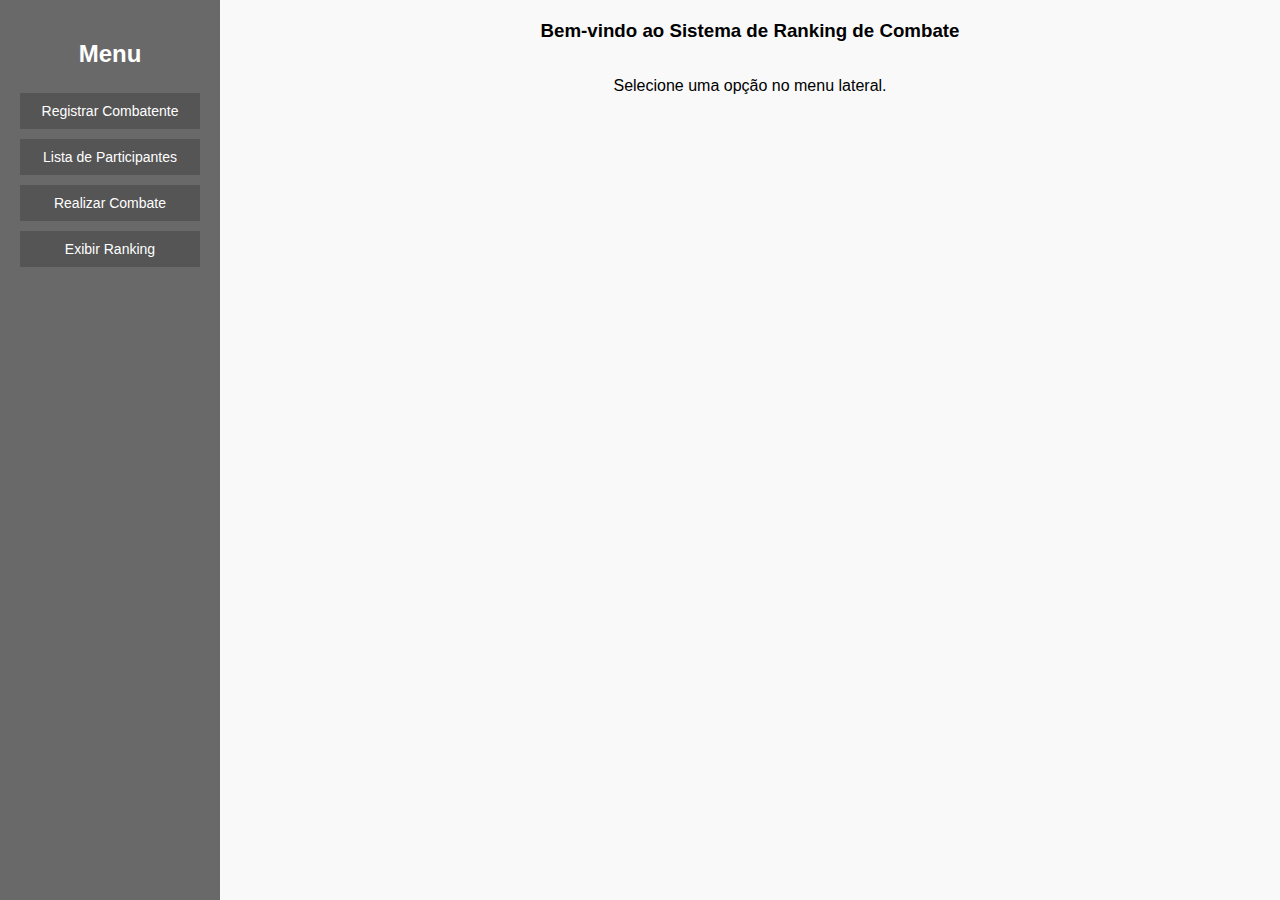
<file: index.html>
<!DOCTYPE html>
<html lang="pt-BR">
<head>
  <meta charset="UTF-8">
  <title>Sistema de Ranking de Combate - TRIF 2025</title>
  <link rel="stylesheet" href="style.css">
</head>
<body>
  <!-- Menu lateral -->
  <div id="menu">
    <h2>Menu</h2>
    <button onclick="mostrarRegistrar()">Registrar Combatente</button>
    <button onclick="mostrarLista()">Lista de Participantes</button>
    <button onclick="mostrarCombate()">Realizar Combate</button>
    <button onclick="mostrarRanking()">Exibir Ranking</button>
  </div>

  <!-- Área de conteúdo -->
  <div id="content">
    <h3>Bem-vindo ao Sistema de Ranking de Combate</h3>
    <p>Selecione uma opção no menu lateral.</p>
  </div>

  <script src="script.js"></script>
</body>
</html>
</file>
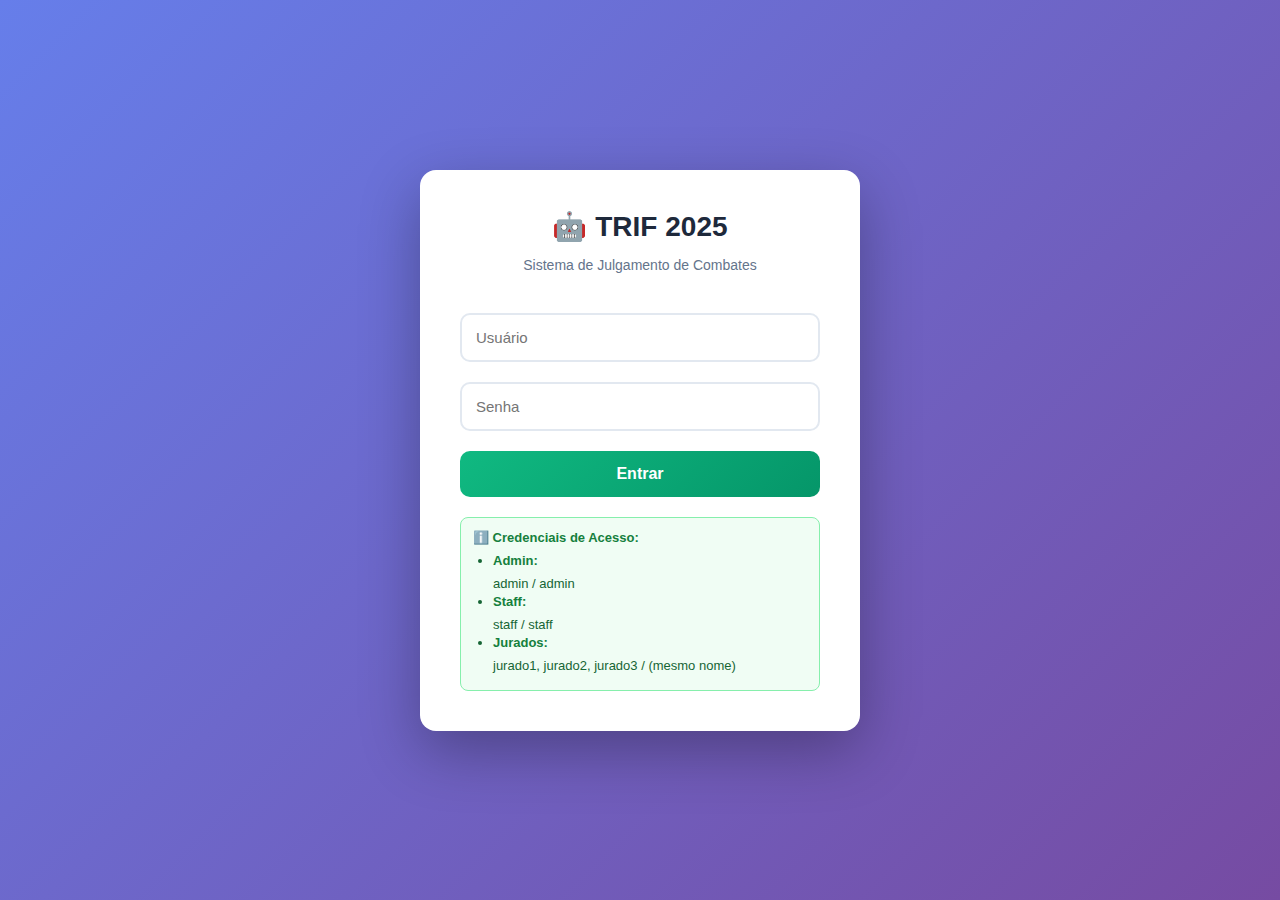
<file: trif_refatorado/login.html>
<!DOCTYPE html>
<html lang="pt-BR">
  <head>
    <meta charset="UTF-8" />
    <meta name="viewport" content="width=device-width, initial-scale=1.0" />
    <title>Login - TRIF 2025</title>
    <style>
      body {
        font-family: "Segoe UI", sans-serif;
        background: linear-gradient(135deg, #667eea 0%, #764ba2 100%);
        display: flex;
        justify-content: center;
        align-items: center;
        height: 100vh;
        margin: 0;
      }
      .login-box {
        background: #fff;
        padding: 40px;
        border-radius: 16px;
        box-shadow: 0 20px 60px rgba(0, 0, 0, 0.3);
        width: 360px;
        max-width: 90%;
      }
      .login-box h2 {
        margin: 0 0 10px 0;
        text-align: center;
        color: #1e293b;
        font-size: 28px;
      }
      .login-box .subtitle {
        text-align: center;
        color: #64748b;
        font-size: 14px;
        margin-bottom: 30px;
      }
      .login-box input {
        width: 100%;
        padding: 14px;
        margin: 10px 0;
        border: 2px solid #e2e8f0;
        border-radius: 10px;
        font-size: 15px;
        transition: all 0.3s ease;
        box-sizing: border-box;
      }
      .login-box input:focus {
        outline: none;
        border-color: #10b981;
        box-shadow: 0 0 0 3px rgba(16, 185, 129, 0.1);
      }
      .login-box button {
        width: 100%;
        padding: 14px;
        background: linear-gradient(135deg, #10b981 0%, #059669 100%);
        color: #fff;
        border: none;
        border-radius: 10px;
        font-weight: bold;
        font-size: 16px;
        cursor: pointer;
        margin-top: 10px;
        transition: all 0.3s ease;
      }
      .login-box button:hover:not(:disabled) {
        transform: translateY(-2px);
        box-shadow: 0 10px 20px rgba(16, 185, 129, 0.3);
      }
      .login-box button:disabled {
        opacity: 0.6;
        cursor: not-allowed;
      }
      .error {
        color: #ef4444;
        font-size: 14px;
        text-align: center;
        margin-top: 15px;
        padding: 10px;
        background: #fee2e2;
        border-radius: 8px;
        display: none;
      }
      .error.show {
        display: block;
      }
      .info-box {
        background: #f0fdf4;
        border: 1px solid #86efac;
        border-radius: 8px;
        padding: 12px;
        margin-top: 20px;
        font-size: 13px;
        color: #166534;
      }
      .info-box strong {
        display: block;
        margin-bottom: 8px;
        color: #15803d;
      }
      .info-box ul {
        margin: 5px 0;
        padding-left: 20px;
      }
      .info-box li {
        margin: 3px 0;
      }
      .spinner {
        display: none;
        width: 20px;
        height: 20px;
        border: 3px solid rgba(255, 255, 255, 0.3);
        border-top-color: white;
        border-radius: 50%;
        animation: spin 0.8s linear infinite;
        margin: 0 auto;
      }
      @keyframes spin {
        to {
          transform: rotate(360deg);
        }
      }
      .loading .spinner {
        display: block;
      }
      .loading .btn-text {
        display: none;
      }
    </style>
  </head>
  <body>
    <div class="login-box">
      <h2>🤖 TRIF 2025</h2>
      <p class="subtitle">Sistema de Julgamento de Combates</p>

      <form id="loginForm">
        <input
          type="text"
          id="username"
          placeholder="Usuário"
          autocomplete="username"
          required
        />
        <input
          type="password"
          id="password"
          placeholder="Senha"
          autocomplete="current-password"
          required
        />
        <button type="submit" id="btnLogin">
          <span class="btn-text">Entrar</span>
          <div class="spinner"></div>
        </button>
      </form>

      <div id="error" class="error"></div>

      <div class="info-box">
        <strong>ℹ️ Credenciais de Acesso:</strong>
        <ul>
          <li><strong>Admin:</strong> admin / admin</li>
          <li><strong>Staff:</strong> staff / staff</li>
          <li><strong>Jurados:</strong> jurado1, jurado2, jurado3 / (mesmo nome)</li>
        </ul>
      </div>
    </div>

    <script src="js/auth.js"></script>
    <script>
      // Redireciona se já estiver logado
      if (authService.sessionManager.isAuthenticated()) {
        const session = authService.getSession();
        window.location.href = authService.getRedirectUrl(session.role);
      }

      const form = document.getElementById("loginForm");
      const btnLogin = document.getElementById("btnLogin");
      const errorDiv = document.getElementById("error");

      function showError(message) {
        errorDiv.textContent = message;
        errorDiv.classList.add("show");
        setTimeout(() => errorDiv.classList.remove("show"), 5000);
      }

      function setLoading(loading) {
        if (loading) {
          btnLogin.classList.add("loading");
          btnLogin.disabled = true;
        } else {
          btnLogin.classList.remove("loading");
          btnLogin.disabled = false;
        }
      }

      form.addEventListener("submit", async (e) => {
        e.preventDefault();

        const username = document.getElementById("username").value.trim();
        const password = document.getElementById("password").value;

        setLoading(true);
        errorDiv.classList.remove("show");

        try {
          // Simula delay de rede
          await new Promise((resolve) => setTimeout(resolve, 500));

          const result = await authService.login(username, password);

          if (result.success) {
            // Redireciona para página apropriada
            window.location.href = result.redirectTo;
          }
        } catch (error) {
          showError(error.message);
          setLoading(false);
        }
      });

      // Permite Enter para submeter
      document
        .getElementById("password")
        .addEventListener("keypress", (e) => {
          if (e.key === "Enter") form.requestSubmit();
        });
    </script>
  </body>
</html>
</file>
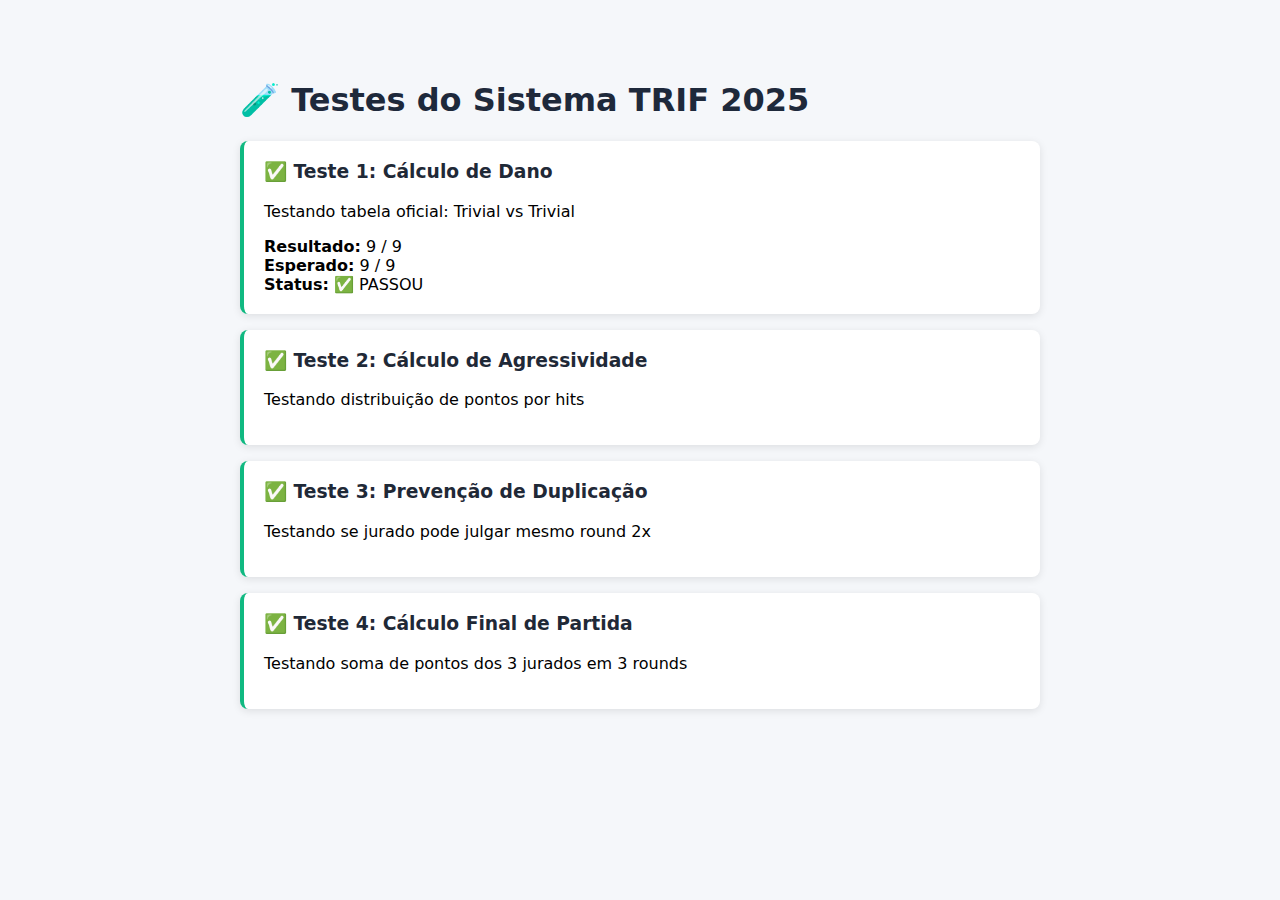
<file: trif_refatorado/test.html>
<!DOCTYPE html>
<html lang="pt-BR">
<head>
  <meta charset="UTF-8">
  <meta name="viewport" content="width=device-width, initial-scale=1.0">
  <title>Teste - Sistema TRIF</title>
  <style>
    body {
      font-family: system-ui;
      max-width: 800px;
      margin: 40px auto;
      padding: 20px;
      background: #f5f7fa;
    }
    .test-card {
      background: white;
      padding: 20px;
      margin: 16px 0;
      border-radius: 8px;
      box-shadow: 0 2px 8px rgba(0,0,0,0.1);
    }
    .success { border-left: 4px solid #10b981; }
    .error { border-left: 4px solid #ef4444; }
    h1 { color: #1e293b; }
    h3 { margin-top: 0; color: #1f2937; }
    code {
      background: #f3f4f6;
      padding: 2px 6px;
      border-radius: 4px;
      font-family: monospace;
    }
  </style>
</head>
<body>
  <h1>🧪 Testes do Sistema TRIF 2025</h1>
  
  <div class="test-card success">
    <h3>✅ Teste 1: Cálculo de Dano</h3>
    <p>Testando tabela oficial: Trivial vs Trivial</p>
    <div id="test1"></div>
  </div>

  <div class="test-card success">
    <h3>✅ Teste 2: Cálculo de Agressividade</h3>
    <p>Testando distribuição de pontos por hits</p>
    <div id="test2"></div>
  </div>

  <div class="test-card success">
    <h3>✅ Teste 3: Prevenção de Duplicação</h3>
    <p>Testando se jurado pode julgar mesmo round 2x</p>
    <div id="test3"></div>
  </div>

  <div class="test-card success">
    <h3>✅ Teste 4: Cálculo Final de Partida</h3>
    <p>Testando soma de pontos dos 3 jurados em 3 rounds</p>
    <div id="test4"></div>
  </div>

  <script src="js/data.js"></script>
  <script>
    // Teste 1: Tabela de Dano
    const [pts1, pts2] = dataManager.calcularPontosDano('Trivial', 'Trivial');
    document.getElementById('test1').innerHTML = `
      <strong>Resultado:</strong> ${pts1} / ${pts2}<br>
      <strong>Esperado:</strong> 9 / 9<br>
      <strong>Status:</strong> ${pts1 === 9 && pts2 === 9 ? '✅ PASSOU' : '❌ FALHOU'}
    `;

    // Teste 2: Agressividade
    const [agr1, agr2] = dataManager.calcularPontosAgressividade(10, 2);
    const pct = 10 / 12; // 83.3% > 70%
    document.getElementById('test2').innerHTML = `
      <strong>Hits:</strong> 10 vs 2 (${(pct * 100).toFixed(1)}%)<br>
      <strong>Resultado:</strong> ${agr1} / ${agr2}<br>
      <strong>Esperado:</strong> 4 / 1 (pois > 70%)<br>
      <strong>Status:</strong> ${agr1 === 4 && agr2 === 1 ? '✅ PASSOU' : '❌ FALHOU'}
    `;

    // Teste 3: Prevenção de Duplicação
    try {
      const partida = dataManager.createPartida('Robo A', 'Robo B');
      dataManager.addJulgamento(partida.id, 1, 1, {
        danoR1: 'Trivial', danoR2: 'Trivial',
        hitsR1: 5, hitsR2: 3,
        pontosDanoR1: 9, pontosDanoR2: 9,
        pontosAgrR1: 3, pontosAgrR2: 2,
        pontosR1: 12, pontosR2: 11
      });
      
      // Tenta julgar novamente
      try {
        dataManager.addJulgamento(partida.id, 1, 1, {
          danoR1: 'Trivial', danoR2: 'Trivial',
          hitsR1: 5, hitsR5: 3,
          pontosDanoR1: 9, pontosDanoR2: 9,
          pontosAgrR1: 3, pontosAgrR2: 2,
          pontosR1: 12, pontosR2: 11
        });
        document.getElementById('test3').innerHTML = '❌ FALHOU - Permitiu duplicação';
      } catch (e) {
        document.getElementById('test3').innerHTML = `
          <strong>Erro capturado:</strong> ${e.message}<br>
          <strong>Status:</strong> ✅ PASSOU - Duplicação bloqueada
        `;
      }
    } catch (e) {
      document.getElementById('test3').innerHTML = `❌ ERRO: ${e.message}`;
    }

    // Teste 4: Cálculo Final
    const partidaTeste = dataManager.createPartida('Destruidor', 'Aniquilador');
    
    // Jurado 1 julga 3 rounds
    for (let r = 1; r <= 3; r++) {
      dataManager.addJulgamento(partidaTeste.id, 1, r, {
        danoR1: 'Trivial', danoR2: 'Trivial',
        hitsR1: 3, hitsR2: 2,
        pontosDanoR1: 9, pontosDanoR2: 9,
        pontosAgrR1: 3, pontosAgrR2: 2,
        pontosR1: 12, pontosR2: 11
      });
    }
    
    // Jurado 2 julga 3 rounds
    for (let r = 1; r <= 3; r++) {
      dataManager.addJulgamento(partidaTeste.id, 2, r, {
        danoR1: 'Cosmético', danoR2: 'Trivial',
        hitsR1: 4, hitsR2: 1,
        pontosDanoR1: 8, pontosDanoR2: 10,
        pontosAgrR1: 4, pontosAgrR2: 1,
        pontosR1: 12, pontosR2: 11
      });
    }
    
    // Jurado 3 julga 3 rounds (finaliza partida)
    for (let r = 1; r <= 3; r++) {
      dataManager.addJulgamento(partidaTeste.id, 3, r, {
        danoR1: 'Trivial', danoR2: 'Cosmético',
        hitsR1: 2, hitsR2: 3,
        pontosDanoR1: 10, pontosDanoR2: 8,
        pontosAgrR1: 2, pontosAgrR2: 3,
        pontosR1: 12, pontosR2: 11
      });
    }
    
    const partidaFinal = dataManager.getPartida(partidaTeste.id);
    const totalEsperadoR1 = 12 * 9; // 12 pts por round × 9 julgamentos (3 jurados × 3 rounds)
    const totalEsperadoR2 = 11 * 9;
    
    document.getElementById('test4').innerHTML = `
      <strong>Total Destruidor:</strong> ${partidaFinal.resultado.pontosR1} pts<br>
      <strong>Total Aniquilador:</strong> ${partidaFinal.resultado.pontosR2} pts<br>
      <strong>Esperado:</strong> ${totalEsperadoR1} / ${totalEsperadoR2}<br>
      <strong>Vencedor:</strong> ${partidaFinal.resultado.vencedor}<br>
      <strong>Status:</strong> ${partidaFinal.resultado.pontosR1 === totalEsperadoR1 ? '✅ PASSOU' : '❌ FALHOU'}
    `;
  </script>
</body>
</html>
</file>
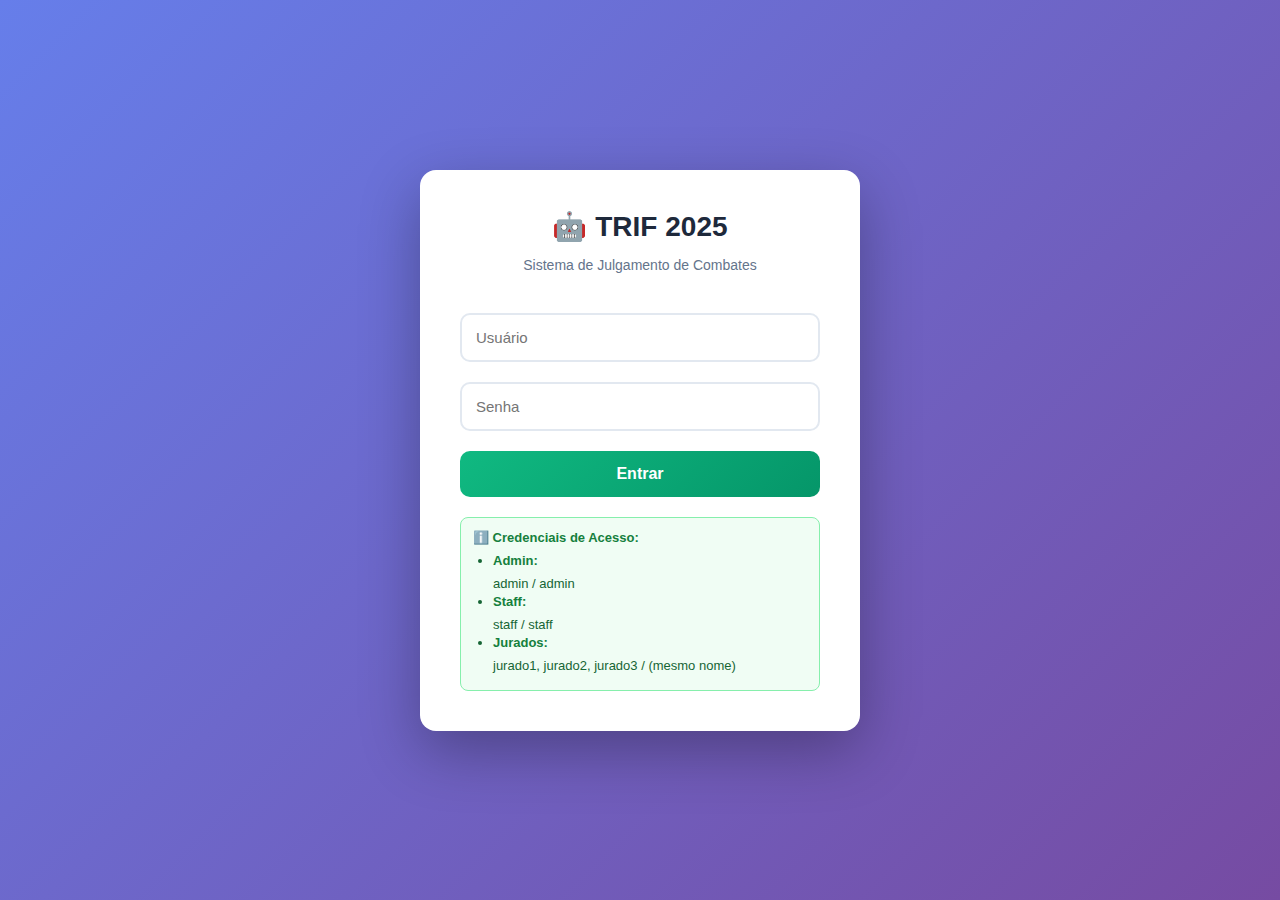
<file: trif_refatorado/pages/admin.html>
<!DOCTYPE html>
<html lang="pt-BR">
  <head>
    <meta charset="UTF-8" />
    <meta name="viewport" content="width=device-width, initial-scale=1.0" />
    <title>Admin - TRIF 2025</title>
    <link rel="stylesheet" href="../css/style.css" />
  </head>

  <body>
    <div id="menu-backdrop"></div>

    <header>
      <button
        id="hamburger"
        aria-label="Abrir menu"
        class="hamburger"
        aria-expanded="false"
      >
        <span></span><span></span><span></span>
      </button>
      <h1>🤖 Sistema TRIF 2025</h1>

      <div class="user-info">
        <span id="userName" class="user-badge"></span>
        <button
          id="btnLogout"
          class="btn-danger"
          style="padding: 8px 16px; font-size: 13px"
        >
          Sair
        </button>
      </div>
    </header>

    <div class="app-wrap">
      <nav id="menu">
        <button id="btnDashboard">📊 Dashboard</button>
        <button id="btnCombate">⚔️ Controle de Combate</button>
        <button id="btnTabela">📋 Tabela de Dano</button>
        <button id="btnRanking">🏆 Ranking</button>
        <button id="btnInspecao">🔍 Inspeção</button>
        <button id="btnRelatorios">📄 Relatórios</button>
      </nav>

      <main id="content"></main>
    </div>

    <!-- Scripts -->
    <script src="../js/auth.js"></script>
    <script src="../js/data.js"></script>
    <script src="../js/utils.js"></script>
    <script src="../js/dashboard.js"></script>
    <script src="../js/shared.js"></script>
    <script src="../js/combate-staff.js"></script>

    <script>
      // Verifica autenticação
      if (!authService.requireAuth(["admin"])) {
        // Redireciona se não autenticado ou sem permissão
      } else {
        // Inicializa
        const session = authService.getSession();
        document.getElementById("userName").textContent = session.name;

        // Configura logout
        document.getElementById("btnLogout").onclick = () =>
          authService.logout();

        // Inicializa menu
        menuManager.init();

        // Configura navegação
        menuManager.setupNavigation({
          btnDashboard: () => Dashboard.render(),
          btnCombate: () => CombateStaff.render(),
          btnTabela: () => TabelaDano.render(),
          btnRanking: () => Ranking.render(),
          btnInspecao: () => Inspecao.render(),
          btnRelatorios: () => Relatorios.render(),
        });

        // Inicia no Dashboard
        Dashboard.render();
        menuManager.setActive("btnDashboard");
      }
    </script>
  </body>
</html>
</file>
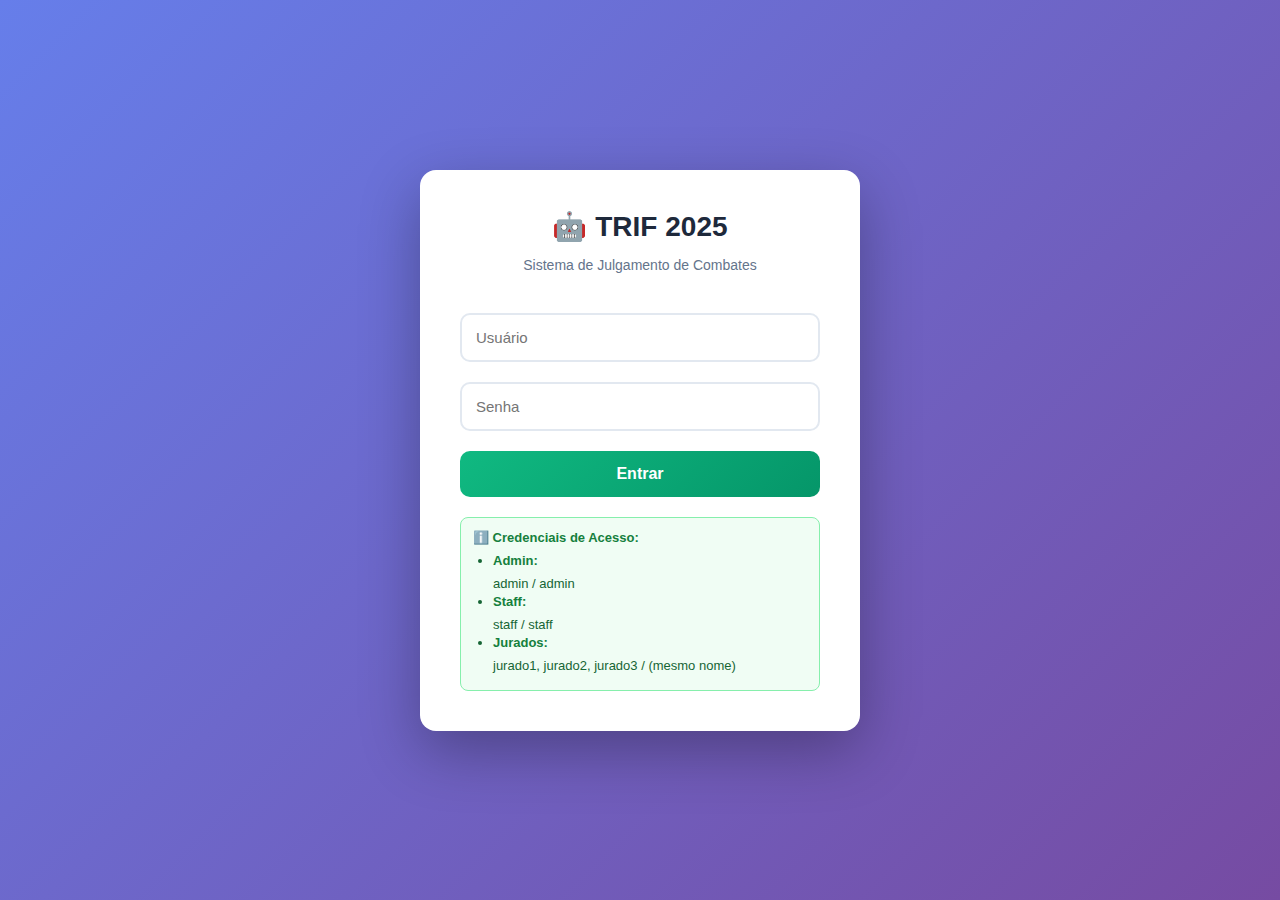
<file: trif_refatorado/pages/jurado.html>
<!DOCTYPE html>
<html lang="pt-BR">
  <head>
    <meta charset="UTF-8" />
    <meta name="viewport" content="width=device-width, initial-scale=1.0" />
    <title>Jurado - TRIF 2025</title>
    <link rel="stylesheet" href="../css/style.css" />
  </head>

  <body>
    <div id="menu-backdrop"></div>

    <header>
      <button
        id="hamburger"
        aria-label="Abrir menu"
        class="hamburger"
        aria-expanded="false"
      >
        <span></span><span></span><span></span>
      </button>

      <h1>🤖 Sistema TRIF 2025</h1>

      <div class="user-info">
        <span id="userName" class="user-badge"></span>
        <button
          id="btnLogout"
          class="btn-danger"
          style="padding: 8px 16px; font-size: 13px"
        >
          Sair
        </button>
      </div>
    </header>

    <div class="app-wrap">
      <nav id="menu">
        <button id="btnJulgamento">⚖️ Painel de Julgamento</button>
        <button id="btnTabela">📋 Tabela de Dano</button>
        <button id="btnRanking">🏆 Ranking</button>
      </nav>

      <main id="content"></main>
    </div>

    <!-- Scripts -->
    <script src="../js/auth.js"></script>
    <script src="../js/data.js"></script>
    <script src="../js/utils.js"></script>
    <script src="../js/shared.js"></script>
    <script src="../js/combate-jurado.js"></script>

    <script>
      // Verifica autenticação
      if (!authService.requireAuth(["jurado"])) {
        // Redireciona se não autenticado ou sem permissão
      } else {
        // Inicializa
        const session = authService.getSession();
        document.getElementById("userName").textContent = session.name;

        // Configura logout
        document.getElementById("btnLogout").onclick = () =>
          authService.logout();

        // Inicializa menu
        menuManager.init();

        // Inicializa módulo de combate do jurado
        CombateJurado.init();

        // Configura navegação
        menuManager.setupNavigation({
          btnJulgamento: () => CombateJurado.render(),
          btnTabela: () => TabelaDano.render(),
          btnRanking: () => Ranking.render(),
        });

        // Inicia no Painel de Julgamento
        CombateJurado.render();
        menuManager.setActive("btnJulgamento");
      }
    </script>
  </body>
</html>
</file>
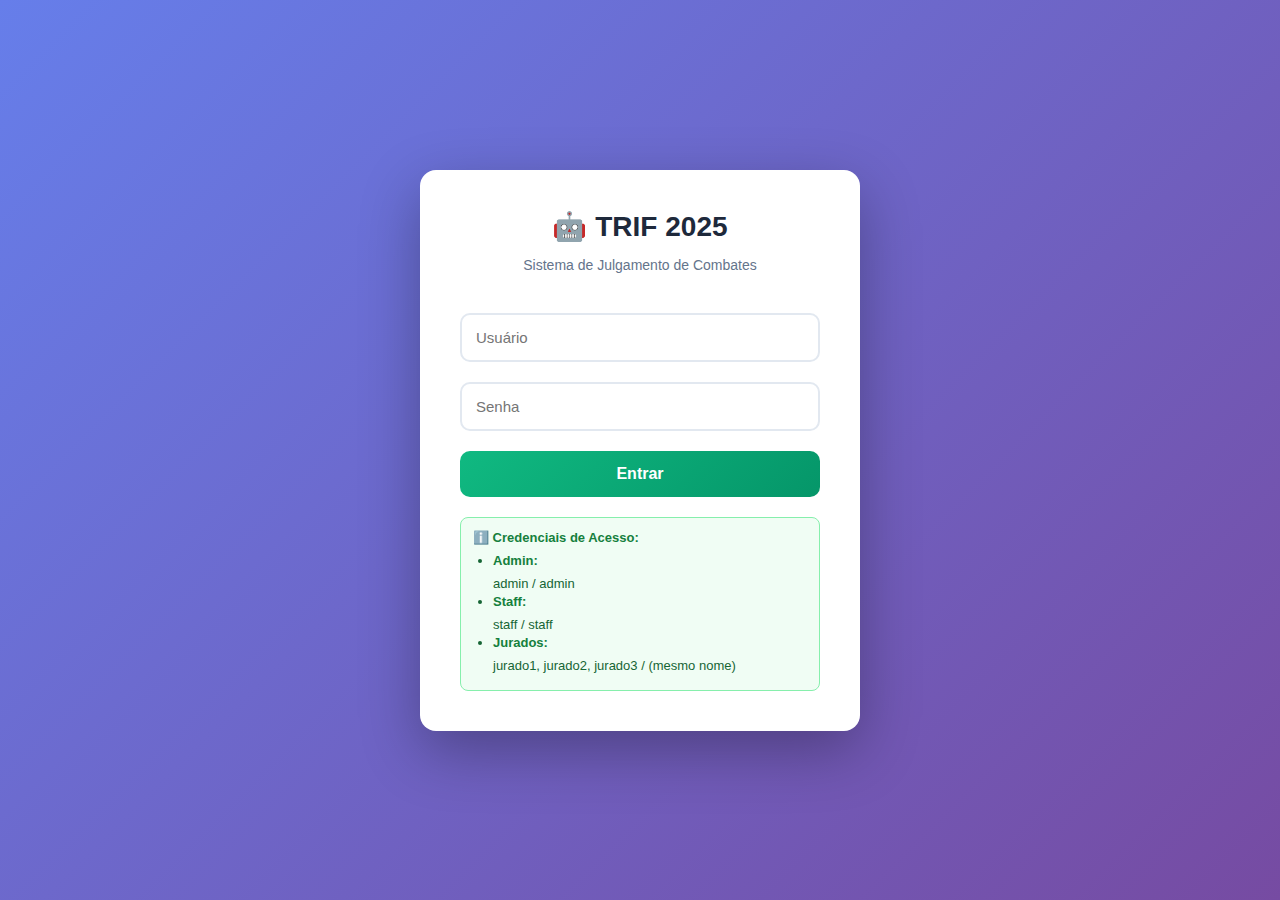
<file: trif_refatorado/pages/staff.html>
<!DOCTYPE html>
<html lang="pt-BR">
  <head>
    <meta charset="UTF-8" />
    <meta name="viewport" content="width=device-width, initial-scale=1.0" />
    <title>Staff - TRIF 2025</title>
    <link rel="stylesheet" href="../css/style.css" />
  </head>

  <body>
    <div id="menu-backdrop"></div>

    <header>
      <button
        id="hamburger"
        aria-label="Abrir menu"
        class="hamburger"
        aria-expanded="false"
      >
        <span></span><span></span><span></span>
      </button>

      <h1>🤖 Sistema TRIF 2025</h1>

      <div class="user-info">
        <span id="userName" class="user-badge"></span>
        <button
          id="btnLogout"
          class="btn-danger"
          style="padding: 8px 16px; font-size: 13px"
        >
          Sair
        </button>
      </div>
    </header>

    <div class="app-wrap">
      <nav id="menu">
        <button id="btnCombate">⚔️ Arena de Combate</button>
        <button id="btnTabela">📋 Tabela de Dano</button>
        <button id="btnRanking">🏆 Ranking</button>
        <button id="btnInspecao">🔍 Inspeção</button>
        <button id="btnRelatorios">📄 Relatórios</button>
      </nav>

      <main id="content"></main>
    </div>

    <!-- Scripts -->
    <script src="../js/auth.js"></script>
    <script src="../js/data.js"></script>
    <script src="../js/utils.js"></script>
    <script src="../js/shared.js"></script>
    <script src="../js/combate-staff.js"></script>

    <script>
      // Verifica autenticação
      if (!authService.requireAuth(["staff"])) {
        // Redireciona se não autenticado ou sem permissão
      } else {
        // Inicializa
        const session = authService.getSession();
        document.getElementById("userName").textContent = session.name;

        // Configura logout
        document.getElementById("btnLogout").onclick = () =>
          authService.logout();

        // Inicializa menu
        menuManager.init();

        // Configura navegação
        menuManager.setupNavigation({
          btnCombate: () => CombateStaff.render(),
          btnTabela: () => TabelaDano.render(),
          btnRanking: () => Ranking.render(),
          btnInspecao: () => Inspecao.render(),
          btnRelatorios: () => Relatorios.render(),
        });

        // Inicia na Arena de Combate
        CombateStaff.render();
        menuManager.setActive("btnCombate");
      }
    </script>
  </body>
</html>
</file>
<file: style.css>
body {
  font-family: Arial, sans-serif;
  margin: 0;
  display: flex;
  height: 100vh;
}

/* Menu lateral */
#menu {
  width: 220px;
  background: #696969;
  color: white;
  padding: 20px;
  box-sizing: border-box;
}

#menu h2 {
  text-align: center;
  margin-bottom: 20px;
}

#menu button {
  width: 100%;
  padding: 10px;
  margin: 5px 0;
  border: none;
  background: #555;
  color: white;
  cursor: pointer;
  font-size: 14px;
}

#menu button:hover {
  background: #777;
}

/* Área de conteúdo */
#content {
  flex: 1;
  padding: 20px;
  background: #f9f9f9;
  overflow-y: auto;

  /* Centralização */
  display: flex;              /* ativa o flexbox */
  flex-direction: column;     /* organiza em coluna */
  justify-content: flex-start;    /* centraliza verticalmente */
  align-items: center;        /* centraliza horizontalmente */
  text-align: center;        /* centraliza textos */
}
#content input {
  padding: 8px;
  font-size: 14px;
}

#content button {
  margin-top: 10px;   /* distância entre o input e o botão */
  padding: 8px 12px;
  font-size: 14px;
  background: #555;
  color: white;
  border: none;
  cursor: pointer;
}

#content button:hover {
  background: #777;
}

h3 {
  margin-top: 0;
}

.combatente {
  margin: 5px 0;
}
</file>
<file: trif_refatorado/css/style.css>
:root {
  /* Cores */
  --primary: #1e293b;
  --accent: #10b981;
  --accent-contrast: #ffffff;
  --bg: #f5f7fa;
  --surface: #ffffff;
  --text: #1f2937;
  --muted: #6b7280;
  --border: #e5e7eb;
  /* BotÃµes e Status */
  --button-bg: #10b981;
  --button-hover: #059669;
  --danger: #ef4444;
  --danger-hover: #dc2626;
  --info: #3b82f6;
  --info-hover: #2563eb;
  --success: #10b981;
  --success-hover: #059669;
  --warning: #f59e0b;
  --warning-hover: #d97706;
  /* DimensÃµes */
  --radius: 12px;
  --shadow-sm: 0 1px 3px rgba(0, 0, 0, 0.08), 0 1px 2px rgba(0, 0, 0, 0.04);
  --shadow-md: 0 4px 12px rgba(0, 0, 0, 0.1), 0 2px 8px rgba(0, 0, 0, 0.06);
}

/* reset / base */
* {
  box-sizing: border-box;
}

html,
body {
  height: 100%;
  margin: 0;
  padding: 0;
  font-family: "Segoe UI", system-ui, -apple-system, Roboto, Arial, sans-serif;
  background: var(--bg);
  color: var(--text);
  display: flex;
  flex-direction: column;
}

/* header layout */
header {
  display: flex;
  align-items: center;
  gap: 16px;
  padding: 14px 24px;
  background: var(--primary);
  color: var(--accent-contrast);
  position: sticky;
  top: 0;
  z-index: 90;
  box-shadow: var(--shadow-md);
}

header h1 {
  font-size: 20px;
  margin: 0;
  flex: 1;
  font-weight: 700;
}

.user-info {
  display: flex;
  align-items: center;
  gap: 12px;
  color: var(--accent-contrast);
  font-size: 14px;
}

.user-badge {
  background: rgba(255, 255, 255, 0.2);
  padding: 4px 12px;
  border-radius: 20px;
  font-weight: 600;
}

/* hamburger */
.hamburger {
  display: none;
  width: 44px;
  height: 44px;
  border-radius: 8px;
  border: none;
  background: transparent;
  cursor: pointer;
  align-items: center;
  justify-content: center;
  padding: 8px;
  margin-right: 0px;
  flex-direction: column;
  justify-content: space-around;
  -webkit-tap-highlight-color: transparent;
}

.hamburger span {
  display: block;
  width: 30px;
  height: 4px;
  background: var(--accent-contrast);
  border-radius: 3px;
  margin: 4px 0;
  transition: transform 0.2s ease, opacity 0.15s ease;
}

.hamburger[aria-expanded="true"] span:nth-child(1) {
  transform: translateY(8px) rotate(45deg);
}

.hamburger[aria-expanded="true"] span:nth-child(2) {
  opacity: 0;
}

.hamburger[aria-expanded="true"] span:nth-child(3) {
  transform: translateY(-8px) rotate(-45deg);
}

/* layout content + sidebar */
.app-wrap {
  display: flex;
  flex: 1;
  min-height: 0;
  gap: 24px;
  padding: 24px 32px;
  overflow: auto;
}

/* Menu de NavegaÃ§Ã£o (Barra Lateral no Desktop) */
#menu {
  width: 260px;
  flex-shrink: 0;
  display: flex;
  flex-direction: column;
  gap: 12px;
  padding: 20px;
  background: var(--primary);
  color: var(--accent-contrast);
  border-radius: var(--radius);
  box-shadow: var(--shadow-md);
  transition: none;
  height: fit-content;
}

#menu button {
  width: 100%;
  padding: 12px 14px;
  border-radius: 10px;
  border: none;
  background: none;
  color: var(--accent-contrast);
  font-weight: 600;
  cursor: pointer;
  text-align: left;
  transition: background-color 0.15s ease, color 0.15s ease;
}

#menu button:hover {
  background-color: rgba(255, 255, 255, 0.15);
}

#menu button.is-active {
  background: var(--accent);
  box-shadow: 0 4px 10px rgba(0, 0, 0, 0.2);
  color: var(--primary);
}

#menu button:focus-visible {
  outline: 2px solid var(--accent);
  outline-offset: 2px;
}

/* Area de ConteÃºdo */
#content {
  flex: 1;
  min-width: 0;
  display: flex;
  flex-direction: column;
  align-items: center;
  padding-bottom: 60px;
  overflow: auto;
}

/* section/card */
.section {
  width: 100%;
  max-width: 1000px;
  background: var(--surface);
  border-radius: var(--radius);
  box-shadow: 0 6px 16px rgba(0, 0, 0, 0.08);
  border: 1px solid var(--border);
  padding: 24px;
  margin-bottom: 24px;
}

.section h3 {
  margin: 0 0 16px 0;
  color: var(--primary);
  font-size: 22px;
  font-weight: 700;
}

/* form grid & inputs */
.form-grid {
  display: grid;
  grid-template-columns: 1fr 1fr;
  gap: 16px;
}

.form-grid .full {
  grid-column: 1/-1;
}

label {
  display: block;
  margin-bottom: 6px;
  font-weight: 600;
  color: var(--text);
  font-size: 14px;
}

input[type="text"],
select,
textarea,
input[type="number"],
input[type="date"],
input[type="password"],
input[type="file"] {
  width: 100%;
  padding: 12px 14px;
  border-radius: 10px;
  border: 1px solid var(--border);
  background: var(--surface);
  color: var(--text);
  transition: border-color 0.16s ease, box-shadow 0.16s ease;
  outline: none;
  font-size: 15px;
}

input:focus,
textarea:focus,
select:focus {
  border-color: var(--accent);
  box-shadow: 0 0 0 3px rgba(16, 185, 129, 0.1);
}

input::placeholder,
textarea::placeholder {
  color: rgba(42, 46, 53, 0.4);
}

input:disabled,
select:disabled,
textarea:disabled {
  background: #f3f4f6;
  cursor: not-allowed;
  opacity: 0.6;
}

/* tables */
table {
  width: 100%;
  border-collapse: separate;
  border-spacing: 0;
  margin-top: 15px;
  border-radius: var(--radius);
  overflow: hidden;
  box-shadow: var(--shadow-sm);
}

th,
td {
  padding: 14px;
  border-bottom: 1px solid var(--border);
  text-align: left;
  vertical-align: middle;
}

thead th {
  background: var(--accent);
  color: var(--accent-contrast);
  border-bottom: none;
  font-weight: 700;
}

tbody tr:last-child td {
  border-bottom: none;
}

tbody tr:hover {
  background: #f9fafb;
}

/* Estilo para a miniatura do robÃ´ */
.robo-thumb {
  width: 50px;
  height: 50px;
  object-fit: cover;
  border-radius: 8px;
  border: 2px solid var(--accent);
  display: block;
}

.robo-thumb-placeholder {
  width: 50px;
  height: 50px;
  background-color: var(--bg);
  border-radius: 8px;
  border: 2px dashed var(--muted);
  display: flex;
  align-items: center;
  justify-content: center;
  color: var(--muted);
  font-size: 12px;
  font-weight: bold;
}

/* buttons (General) */
button:not(.hamburger):not(#menu button) {
  padding: 12px 18px;
  border-radius: 10px;
  border: 0;
  cursor: pointer;
  background: linear-gradient(180deg, var(--button-bg), var(--button-hover));
  color: var(--accent-contrast);
  font-weight: 700;
  box-shadow: 0 4px 12px rgba(0, 0, 0, 0.1);
  transition: transform 0.15s ease, box-shadow 0.15s ease, opacity 0.12s ease;
  -webkit-tap-highlight-color: transparent;
  font-size: 15px;
}

button:not(.hamburger):not(#menu button):hover:not(:disabled) {
  transform: translateY(-1px);
  box-shadow: 0 8px 16px rgba(0, 0, 0, 0.15);
}

button:not(.hamburger):not(#menu button):active {
  transform: translateY(0);
  box-shadow: 0 4px 8px rgba(0, 0, 0, 0.1);
}

button:disabled {
  opacity: 0.5;
  transform: none;
  box-shadow: none;
  cursor: not-allowed;
}

button:focus-visible {
  outline: 2px solid var(--accent);
  outline-offset: 2px;
}

/* variantes de botÃ£o */
.btn-danger {
  background: linear-gradient(180deg, var(--danger), var(--danger-hover));
}

.btn-edit {
  background: linear-gradient(180deg, var(--info), var(--info-hover));
  color: #fff;
}

.btn-save {
  background: linear-gradient(180deg, var(--success), var(--success-hover));
  color: #fff;
}

.btn-warning {
  background: linear-gradient(180deg, var(--warning), var(--warning-hover));
  color: #fff;
}

/* backdrop */
#menu-backdrop {
  position: fixed;
  inset: 0;
  background: rgba(10, 10, 10, 0.5);
  opacity: 0;
  pointer-events: none;
  transition: opacity 0.3s ease;
  z-index: 70;
  backdrop-filter: blur(3px);
}

#menu-backdrop.open {
  opacity: 1;
  pointer-events: auto;
}

/* NotificaÃ§Ãµes Toast */
.toast-container {
  position: fixed;
  top: 80px;
  right: 20px;
  z-index: 1000;
  display: flex;
  flex-direction: column;
  gap: 10px;
}

.toast {
  background: white;
  padding: 16px 20px;
  border-radius: 10px;
  box-shadow: 0 10px 30px rgba(0, 0, 0, 0.2);
  min-width: 300px;
  display: flex;
  align-items: center;
  gap: 12px;
  animation: slideIn 0.3s ease;
  border-left: 4px solid var(--accent);
}

.toast.success {
  border-left-color: var(--success);
}

.toast.error {
  border-left-color: var(--danger);
}

.toast.warning {
  border-left-color: var(--warning);
}

.toast.info {
  border-left-color: var(--info);
}

@keyframes slideIn {
  from {
    transform: translateX(400px);
    opacity: 0;
  }
  to {
    transform: translateX(0);
    opacity: 1;
  }
}

/* Combate: Layout dos Inputs */
.combat-inputs-row {
  display: grid;
  grid-template-columns: 1fr 1fr;
  gap: 16px;
  margin-bottom: 20px;
}

.combat-actions-center {
  display: flex;
  justify-content: center;
  gap: 16px;
  margin-top: 20px;
}

/* InspeÃ§Ã£o: Layout do Item */
.inspection-item {
  display: flex;
  flex-direction: column;
  gap: 10px;
}

.inspection-controls {
  display: grid;
  grid-template-columns: 150px 1fr;
  gap: 10px;
  align-items: center;
}

/* Card de Round para Jurados */

.agressividade-selector {
  display: flex;
  flex-wrap: wrap;
  gap: 8px;
  justify-content: center;
  margin-top: 12px;
  margin-bottom: 12px;
}

.btn-agressividade {
  padding: 10px 15px;
  border: 2px solid var(--info);
  background: var(--surface);
  color: var(--info);
  font-weight: 700;
  border-radius: 8px;
  transition: all 0.2s ease;
  flex-grow: 1;
  min-width: 80px;
  text-align: center;
}

.btn-agressividade:hover {
  background: var(--info);
  color: var(--accent-contrast);
}

.btn-agressividade.selected {
  background: var(--info);
  color: var(--accent-contrast);
  border-color: var(--info-hover);
  box-shadow: var(--shadow-sm);
}

.btn-agressividade.selected:hover {
  background: var(--info-hover);
}

.btn-reverter {
  background: var(--warning);
  color: var(--accent-contrast);
  margin-top: 10px;
}

@media (max-width: 600px) {
  .agressividade-selector {
    gap: 6px;
  }
  .btn-agressividade {
    padding: 8px 10px;
    font-size: 14px;
    min-width: 70px;
  }
}

/* Card de Round para Jurados */
.round-card {
  background: #f9fafb;
  border: 2px solid var(--border);
  border-radius: 12px;
  padding: 20px;
  margin: 16px 0;
  transition: all 0.3s ease;
}

.round-card.completed {
  background: #f0fdf4;
  border-color: var(--success);
  opacity: 0.7;
}

.round-card h4 {
  margin: 0 0 16px 0;
  color: var(--primary);
  font-size: 18px;
  display: flex;
  align-items: center;
  gap: 8px;
}

.round-card.completed h4::after {
  content: "âœ“";
  background: var(--success);
  color: white;
  width: 24px;
  height: 24px;
  border-radius: 50%;
  display: flex;
  align-items: center;
  justify-content: center;
  font-size: 14px;
  margin-left: auto;
}

/* Placar de Combate */
.placar-box {
  background: linear-gradient(135deg, #667eea 0%, #764ba2 100%);
  color: white;
  padding: 24px;
  border-radius: 12px;
  margin: 20px 0;
  text-align: center;
}

.placar-box h3 {
  color: white;
  margin: 0 0 16px 0;
}

.placar-scores {
  display: flex;
  justify-content: space-around;
  gap: 20px;
  margin-top: 16px;
}

.placar-score {
  flex: 1;
}

.placar-score .name {
  font-size: 18px;
  font-weight: 700;
  margin-bottom: 8px;
}

.placar-score .points {
  font-size: 48px;
  font-weight: 900;
}

/* MEDIA QUERY PARA MOBILE (880px e abaixo) */
@media (max-width: 880px) {
  .hamburger {
    display: flex;
  }

  header {
    padding: 14px 18px;
  }

  .user-info {
    font-size: 12px;
  }

  .app-wrap {
    padding: 16px;
    gap: 16px;
    flex-direction: column;
    align-items: center;
    overflow: auto;
  }

  #menu {
    position: fixed;
    left: 16px;
    top: 72px;
    bottom: 16px;
    width: 280px;
    opacity: 0;
    z-index: 80;
    transform: translateX(-110%);
    transition: transform 0.3s cubic-bezier(0.2, 0.9, 0.2, 1),
      opacity 0.25s ease;
    box-shadow: 0 18px 40px rgba(7, 9, 14, 0.3);
  }

  #menu.open {
    transform: translateX(0);
    opacity: 1;
  }

  #content {
    padding: 16px 0;
    width: 100%;
    overflow: visible;
  }

  .section {
    max-width: 100%;
    padding: 18px;
    margin-bottom: 16px;
  }

  .form-grid {
    grid-template-columns: 1fr;
  }

  table {
    font-size: 14px;
  }

  th,
  td {
    padding: 10px;
  }

  .robo-thumb,
  .robo-thumb-placeholder {
    width: 44px;
    height: 44px;
  }

  .toast-container {
    right: 10px;
    left: 10px;
  }

  .toast {
    min-width: auto;
  }

  .placar-scores {
    flex-direction: column;
    gap: 12px;
  }
}

@media (max-width: 600px) {
  .combat-inputs-row {
    grid-template-columns: 1fr;
  }

  .inspection-controls {
    grid-template-columns: 1fr;
  }
}
</file>
